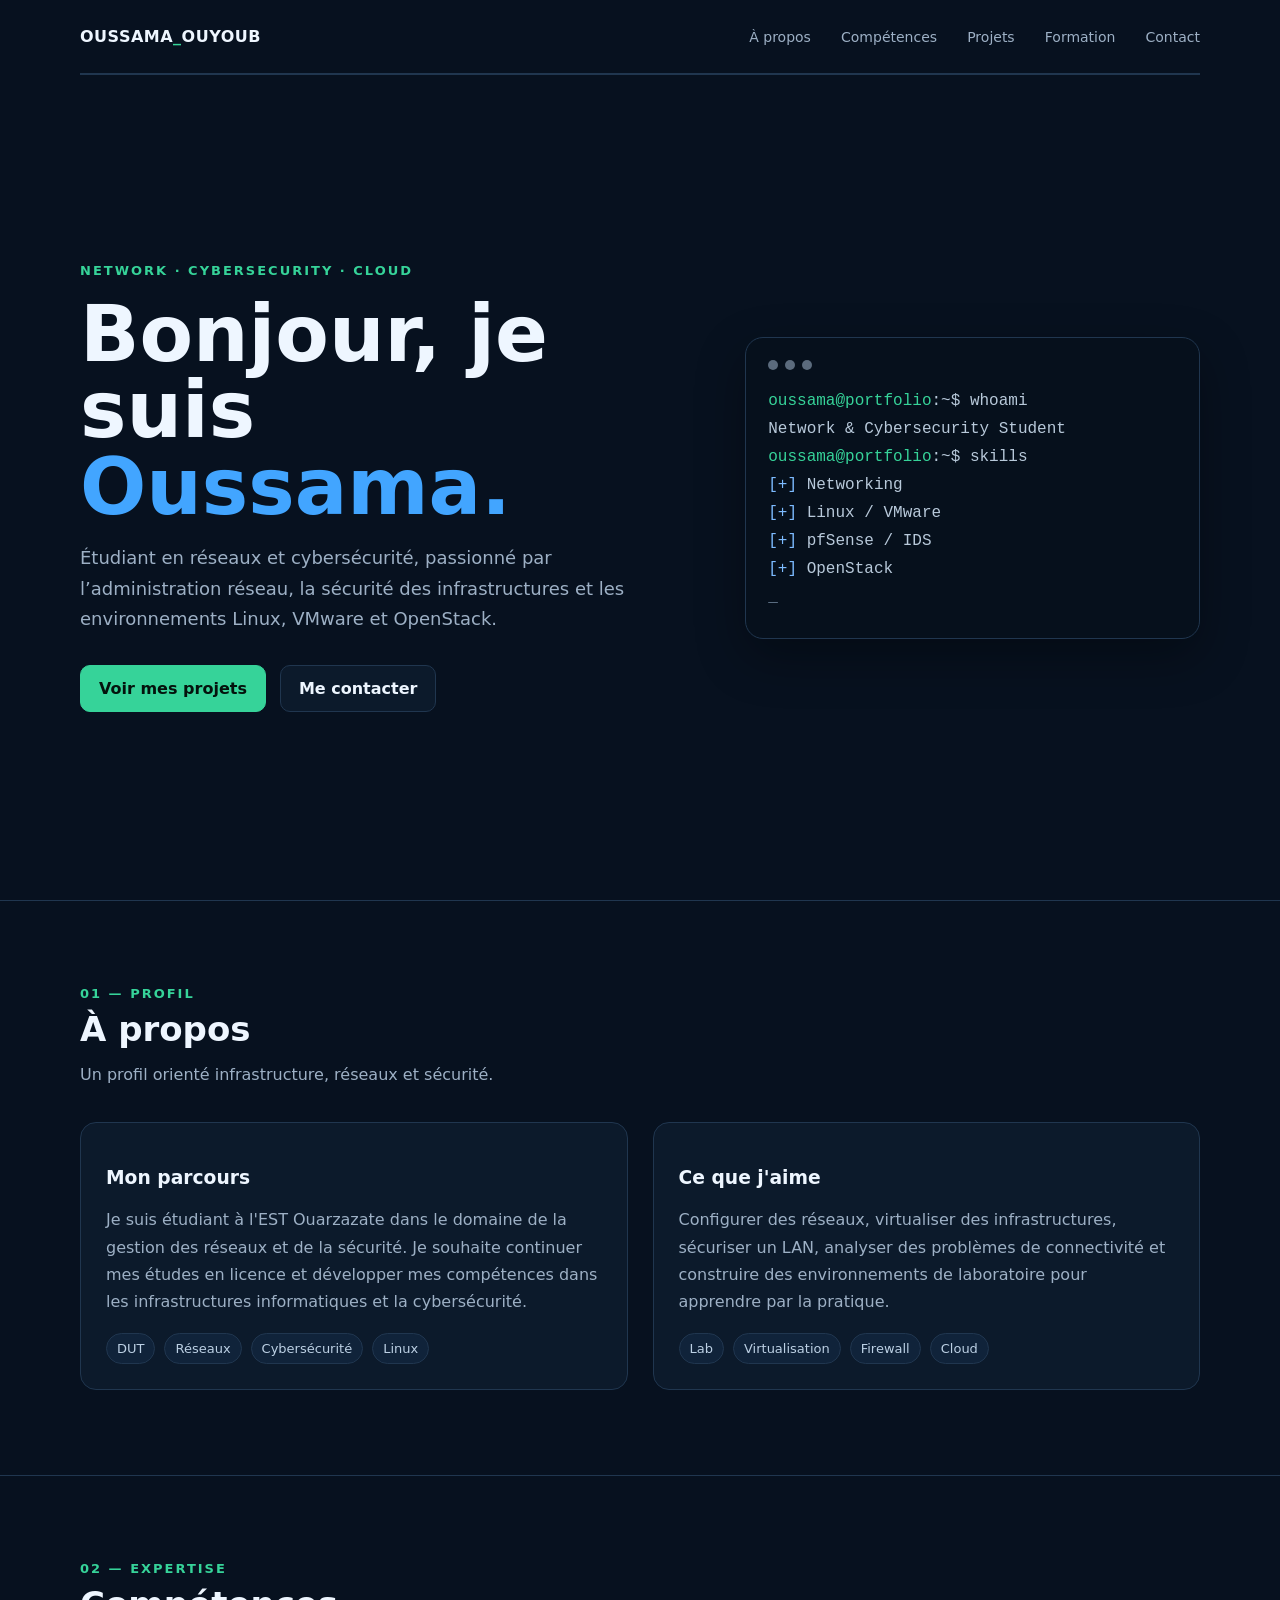
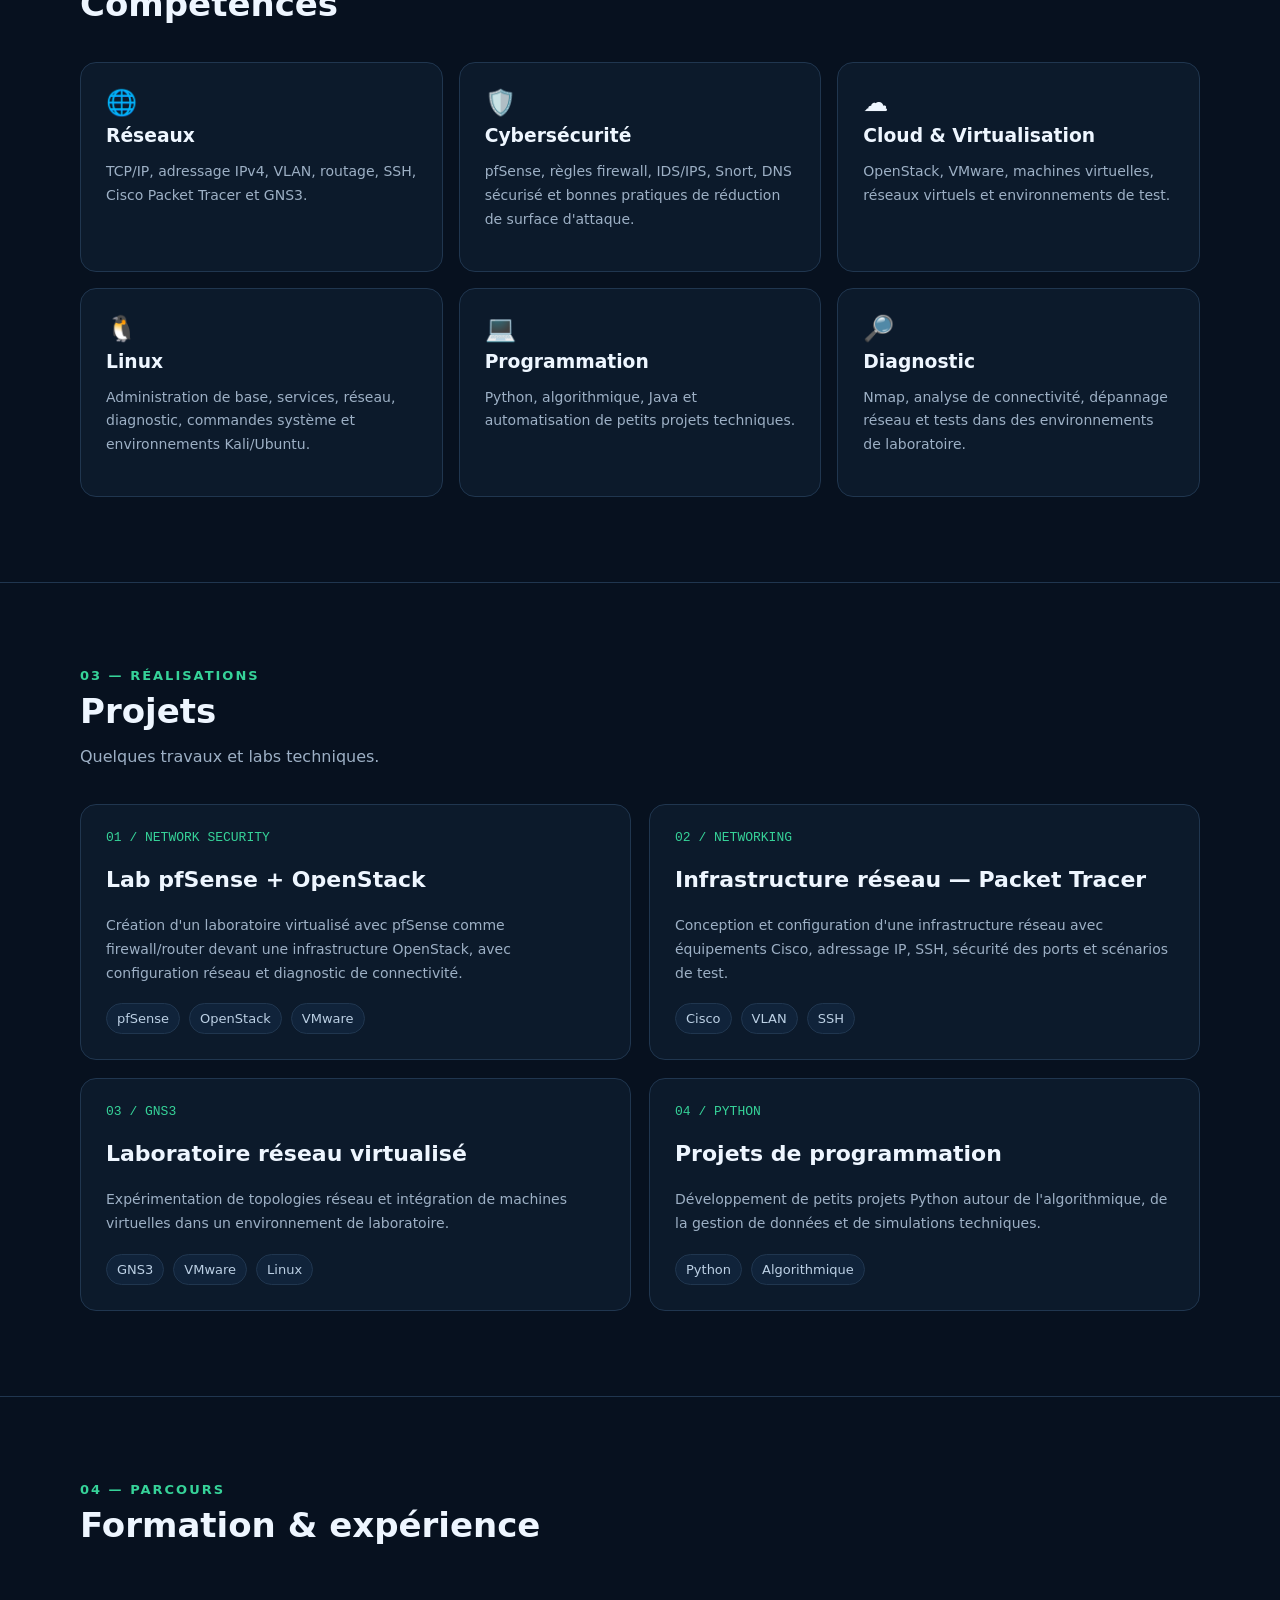
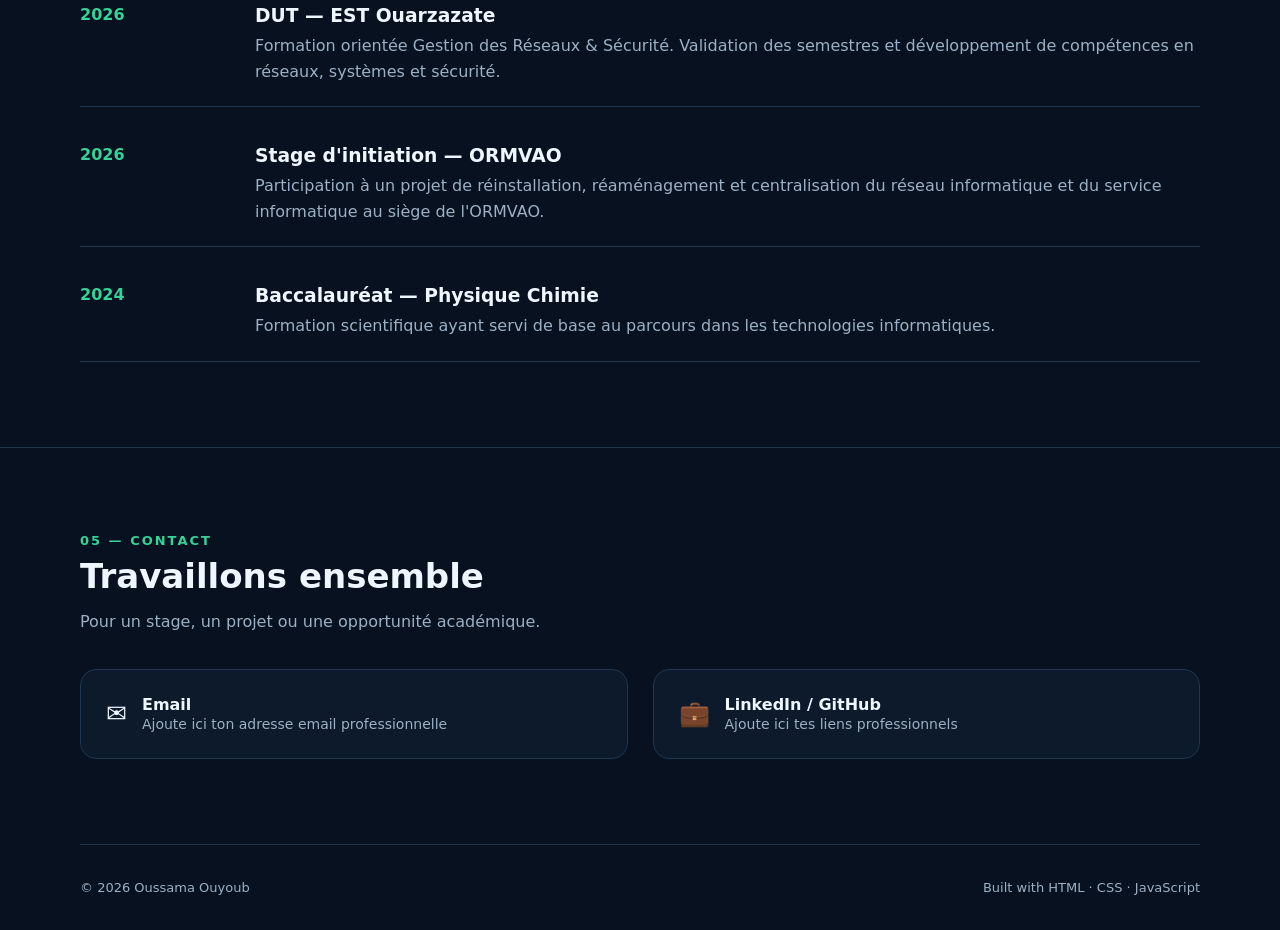
<file: index.html>
<!doctype html>
<html lang="fr">
<head>
    <meta charset="utf-8">
    <meta name="viewport" content="width=device-width, initial-scale=1">
    <title>Oussama Ouyoub — Network & Cybersecurity</title>
    <link rel="stylesheet" href="portfolio.css">
</head>

<body>

<div id="app">

    <header class="container nav">
        <div class="logo">OUSSAMA<span>_</span>OUYOUB</div>

        <nav>
            <a href="#about">À propos</a>
            <a href="#skills">Compétences</a>
            <a href="#projects">Projets</a>
            <a href="#formation">Formation</a>
            <a href="#contact">Contact</a>
            
        </nav>
    </header>

    <main>

        <!-- HERO -->
        <section class="container hero" id="home">

            <div>
                <div class="eyebrow">
                    Network · Cybersecurity · Cloud
                </div>

                <h1>
                    Bonjour, je suis<br>
                    <span>Oussama.</span>
                </h1>

                <p>
                    Étudiant en réseaux et cybersécurité, passionné par
                    l’administration réseau, la sécurité des infrastructures
                    et les environnements Linux, VMware et OpenStack.
                </p>

                <div class="buttons">
                    <a class="btn primary" href="#projects">
                        Voir mes projets
                    </a>

                    <a class="btn" href="#contact">
                        Me contacter
                    </a>
                </div>
            </div>

            <div class="terminal">

                <div class="dots">
                    <i class="dot"></i>
                    <i class="dot"></i>
                    <i class="dot"></i>
                </div>

                <div class="line">
                    <span class="green">oussama@portfolio</span>:~$ whoami
                </div>

                <div class="line">
                    Network & Cybersecurity Student
                </div>

                <div class="line">
                    <span class="green">oussama@portfolio</span>:~$ skills
                </div>

                <div class="line">
                    <span class="blue">[+]</span> Networking
                </div>

                <div class="line">
                    <span class="blue">[+]</span> Linux / VMware
                </div>

                <div class="line">
                    <span class="blue">[+]</span> pfSense / IDS
                </div>

                <div class="line">
                    <span class="blue">[+]</span> OpenStack
                </div>

                <div class="line muted">_</div>

            </div>

        </section>


        <!-- ABOUT -->
        <section id="about">

            <div class="container">

                <div class="section-head">

                    <div class="eyebrow">
                        01 — Profil
                    </div>

                    <h2>À propos</h2>

                    <p>
                        Un profil orienté infrastructure, réseaux et sécurité.
                    </p>

                </div>


                <div class="about">

                    <div class="card">

                        <h3>Mon parcours</h3>

                        <p>
                            Je suis étudiant à l'EST Ouarzazate dans le domaine
                            de la gestion des réseaux et de la sécurité.
                            Je souhaite continuer mes études en licence et
                            développer mes compétences dans les infrastructures
                            informatiques et la cybersécurité.
                        </p>

                        <div class="tags">
                            <span class="tag">DUT</span>
                            <span class="tag">Réseaux</span>
                            <span class="tag">Cybersécurité</span>
                            <span class="tag">Linux</span>
                        </div>

                    </div>


                    <div class="card">

                        <h3>Ce que j'aime</h3>

                        <p>
                            Configurer des réseaux, virtualiser des infrastructures,
                            sécuriser un LAN, analyser des problèmes de connectivité
                            et construire des environnements de laboratoire pour
                            apprendre par la pratique.
                        </p>

                        <div class="tags">
                            <span class="tag">Lab</span>
                            <span class="tag">Virtualisation</span>
                            <span class="tag">Firewall</span>
                            <span class="tag">Cloud</span>
                        </div>

                    </div>

                </div>

            </div>

        </section>


        <!-- SKILLS -->
        <section id="skills">

            <div class="container">

                <div class="section-head">

                    <div class="eyebrow">
                        02 — Expertise
                    </div>

                    <h2>Compétences</h2>

                </div>


                <div class="skills">

                    <div class="card skill">
                        <div class="icon">🌐</div>
                        <h3>Réseaux</h3>
                        <p>
                            TCP/IP, adressage IPv4, VLAN, routage, SSH,
                            Cisco Packet Tracer et GNS3.
                        </p>
                    </div>


                    <div class="card skill">
                        <div class="icon">🛡️</div>
                        <h3>Cybersécurité</h3>
                        <p>
                            pfSense, règles firewall, IDS/IPS, Snort,
                            DNS sécurisé et bonnes pratiques de réduction
                            de surface d'attaque.
                        </p>
                    </div>


                    <div class="card skill">
                        <div class="icon">☁️</div>
                        <h3>Cloud & Virtualisation</h3>
                        <p>
                            OpenStack, VMware, machines virtuelles,
                            réseaux virtuels et environnements de test.
                        </p>
                    </div>


                    <div class="card skill">
                        <div class="icon">🐧</div>
                        <h3>Linux</h3>
                        <p>
                            Administration de base, services, réseau,
                            diagnostic, commandes système et environnements
                            Kali/Ubuntu.
                        </p>
                    </div>


                    <div class="card skill">
                        <div class="icon">💻</div>
                        <h3>Programmation</h3>
                        <p>
                            Python, algorithmique, Java et automatisation
                            de petits projets techniques.
                        </p>
                    </div>


                    <div class="card skill">
                        <div class="icon">🔎</div>
                        <h3>Diagnostic</h3>
                        <p>
                            Nmap, analyse de connectivité, dépannage réseau
                            et tests dans des environnements de laboratoire.
                        </p>
                    </div>

                </div>

            </div>

        </section>


        <!-- PROJECTS -->
        <section id="projects">

            <div class="container">

                <div class="section-head">

                    <div class="eyebrow">
                        03 — Réalisations
                    </div>

                    <h2>Projets</h2>

                    <p>
                        Quelques travaux et labs techniques.
                    </p>

                </div>


                <div class="projects">

                    <div class="card project">

                        <div class="number">
                            01 / NETWORK SECURITY
                        </div>

                        <h3>
                            Lab pfSense + OpenStack
                        </h3>

                        <p>
                            Création d'un laboratoire virtualisé avec pfSense
                            comme firewall/router devant une infrastructure
                            OpenStack, avec configuration réseau et diagnostic
                            de connectivité.
                        </p>

                        <div class="tags">
                            <span class="tag">pfSense</span>
                            <span class="tag">OpenStack</span>
                            <span class="tag">VMware</span>
                        </div>

                    </div>


                    <div class="card project">

                        <div class="number">
                            02 / NETWORKING
                        </div>

                        <h3>
                            Infrastructure réseau — Packet Tracer
                        </h3>

                        <p>
                            Conception et configuration d'une infrastructure
                            réseau avec équipements Cisco, adressage IP,
                            SSH, sécurité des ports et scénarios de test.
                        </p>

                        <div class="tags">
                            <span class="tag">Cisco</span>
                            <span class="tag">VLAN</span>
                            <span class="tag">SSH</span>
                        </div>

                    </div>


                    <div class="card project">

                        <div class="number">
                            03 / GNS3
                        </div>

                        <h3>
                            Laboratoire réseau virtualisé
                        </h3>

                        <p>
                            Expérimentation de topologies réseau et intégration
                            de machines virtuelles dans un environnement
                            de laboratoire.
                        </p>

                        <div class="tags">
                            <span class="tag">GNS3</span>
                            <span class="tag">VMware</span>
                            <span class="tag">Linux</span>
                        </div>

                    </div>


                    <div class="card project">

                        <div class="number">
                            04 / PYTHON
                        </div>

                        <h3>
                            Projets de programmation
                        </h3>

                        <p>
                            Développement de petits projets Python autour
                            de l'algorithmique, de la gestion de données
                            et de simulations techniques.
                        </p>

                        <div class="tags">
                            <span class="tag">Python</span>
                            <span class="tag">Algorithmique</span>
                        </div>

                    </div>

                </div>

            </div>

        </section>


        <!-- FORMATION -->
        <section id="formation">

            <div class="container">

                <div class="section-head">

                    <div class="eyebrow">
                        04 — Parcours
                    </div>

                    <h2>
                        Formation & expérience
                    </h2>

                </div>


                <div class="timeline">

                    <div class="item">

                        <time>2026</time>

                        <div>

                            <h3>
                                DUT — EST Ouarzazate
                            </h3>

                            <p>
                                Formation orientée Gestion des Réseaux & Sécurité.
                                Validation des semestres et développement de
                                compétences en réseaux, systèmes et sécurité.
                            </p>

                        </div>

                    </div>


                    <div class="item">

                        <time>2026</time>

                        <div>

                            <h3>
                                Stage d'initiation — ORMVAO
                            </h3>

                            <p>
                                Participation à un projet de réinstallation,
                                réaménagement et centralisation du réseau
                                informatique et du service informatique
                                au siège de l'ORMVAO.
                            </p>

                        </div>

                    </div>


                    <div class="item">

                        <time>2024</time>

                        <div>

                            <h3>
                                Baccalauréat — Physique Chimie
                            </h3>

                            <p>
                                Formation scientifique ayant servi de base
                                au parcours dans les technologies informatiques.
                            </p>

                        </div>

                    </div>

                </div>

            </div>

        </section>


        <!-- CONTACT -->
        <section id="contact">

            <div class="container">

                <div class="section-head">

                    <div class="eyebrow">
                        05 — Contact
                    </div>

                    <h2>
                        Travaillons ensemble
                    </h2>

                    <p>
                        Pour un stage, un projet ou une opportunité académique.
                    </p>

                </div>


                <div class="contact">

                    <div class="card contact-box">

                        <div class="icon">✉️</div>

                        <div>
                            <strong>Email</strong>
                            <span>
                                Ajoute ici ton adresse email professionnelle
                            </span>
                        </div>

                    </div>


                    <div class="card contact-box">

                        <div class="icon">💼</div>

                        <div>
                            <strong>LinkedIn / GitHub</strong>
                            <span>
                                Ajoute ici tes liens professionnels
                            </span>
                        </div>

                    </div>

                </div>

            </div>

        </section>

    </main>


    <footer class="container">

        <span>
            © 2026 Oussama Ouyoub
        </span>

        <span>
            Built with HTML · CSS · JavaScript
        </span>

    </footer>

</div>

<script src="portfolio.js"></script>

</body>
</html>
</file>
<file: portfolio.css>
:root {
    color-scheme: light dark;

    --bg: #07111f;
    --surface: #0c1a2b;
    --surface2: #10233a;

    --text: #eef6ff;
    --muted: #9db0c5;

    --line: #20364f;

    --accent: #36d399;
    --accent2: #42a5ff;

    --shadow: 0 18px 50px #0005;
}


* {
    box-sizing: border-box;
}


html {
    scroll-behavior: smooth;
}


body {
    margin: 0;
    font-family:
        Inter,
        ui-sans-serif,
        system-ui,
        -apple-system,
        BlinkMacSystemFont,
        "Segoe UI",
        sans-serif;

    background: var(--bg);
    color: var(--text);
}


#app {
    min-height: 100vh;
    background: var(--bg);
    overflow: hidden;
}


.container {
    width: min(1120px, 92%);
    margin: auto;
}


/* NAVBAR */

.nav {
    height: 74px;

    display: flex;
    align-items: center;
    justify-content: space-between;

    border-bottom: 1px solid var(--line);
}


.logo {
    font-weight: 800;
    letter-spacing: 0.5px;
}


.logo span {
    color: var(--accent);
}


nav a {
    color: var(--muted);
    text-decoration: none;

    margin-left: 25px;

    font-size: 14px;
}


nav a:hover {
    color: var(--text);
}


/* HERO */

.hero {
    min-height: calc(100vh - 74px);

    display: grid;
    grid-template-columns: 1.15fr 0.85fr;

    gap: 50px;

    align-items: center;

    padding: 70px 0;
}


.eyebrow {
    color: var(--accent);

    font-weight: 700;

    letter-spacing: 2px;

    font-size: 13px;

    text-transform: uppercase;
}


.hero h1 {
    font-size: clamp(42px, 7vw, 78px);

    line-height: 0.98;

    margin: 18px 0;
}


.hero h1 span {
    color: var(--accent2);
}


.hero p {
    font-size: 18px;

    line-height: 1.7;

    color: var(--muted);

    max-width: 650px;
}


.buttons {
    display: flex;

    gap: 14px;

    margin-top: 30px;

    flex-wrap: wrap;
}


.btn {
    padding: 13px 18px;

    border-radius: 10px;

    border: 1px solid var(--line);

    text-decoration: none;

    color: var(--text);

    font-weight: 700;

    background: var(--surface);
}


.btn.primary {
    background: var(--accent);

    color: #04130d;

    border-color: var(--accent);
}


/* TERMINAL */

.terminal {
    background: #06101c;

    border: 1px solid var(--line);

    border-radius: 18px;

    box-shadow: var(--shadow);

    padding: 22px;

    font-family:
        ui-monospace,
        SFMono-Regular,
        Menlo,
        Monaco,
        Consolas,
        monospace;
}


.dots {
    display: flex;

    gap: 7px;

    margin-bottom: 22px;
}


.dot {
    width: 10px;

    height: 10px;

    border-radius: 50%;

    background: #5b6b7d;
}


.line {
    margin: 10px 0;

    color: #b8c9da;
}


.green {
    color: var(--accent);
}


.blue {
    color: #7dbbff;
}


.muted {
    color: #71869c;
}


/* SECTIONS */

section {
    padding: 85px 0;

    border-top: 1px solid var(--line);
}


.section-head {
    margin-bottom: 38px;
}


.section-head h2 {
    font-size: 34px;

    margin: 8px 0;
}


.section-head p {
    color: var(--muted);
}


/* ABOUT */

.about {
    display: grid;

    grid-template-columns: 1fr 1fr;

    gap: 25px;
}


.card {
    background: var(--surface);

    border: 1px solid var(--line);

    border-radius: 16px;

    padding: 25px;
}


.card p {
    color: var(--muted);

    line-height: 1.7;
}


.tags {
    display: flex;

    gap: 9px;

    flex-wrap: wrap;

    margin-top: 18px;
}


.tag {
    padding: 7px 10px;

    border: 1px solid var(--line);

    border-radius: 999px;

    color: #bcd0e4;

    font-size: 13px;

    background: var(--surface2);
}


/* SKILLS */

.skills {
    display: grid;

    grid-template-columns: repeat(3, 1fr);

    gap: 16px;
}


.skill h3 {
    margin: 8px 0;
}


.skill p {
    font-size: 14px;
}


.icon {
    font-size: 25px;
}


/* PROJECTS */

.projects {
    display: grid;

    grid-template-columns: repeat(2, 1fr);

    gap: 18px;
}


.project {
    position: relative;

    overflow: hidden;
}


.project .number {
    font-family: monospace;

    color: var(--accent);

    font-size: 13px;
}


.project h3 {
    font-size: 22px;
}


.project p {
    font-size: 14px;
}


/* TIMELINE */

.timeline {
    display: grid;

    gap: 16px;
}


.item {
    display: grid;

    grid-template-columns: 150px 1fr;

    gap: 25px;

    padding: 22px 0;

    border-bottom: 1px solid var(--line);
}


.item time {
    color: var(--accent);

    font-weight: 700;
}


.item h3 {
    margin: 0 0 7px;
}


.item p {
    margin: 0;

    color: var(--muted);

    line-height: 1.6;
}


/* CONTACT */

.contact {
    display: grid;

    grid-template-columns: 1fr 1fr;

    gap: 25px;
}


.contact-box {
    display: flex;

    gap: 15px;

    align-items: center;
}


.contact-box strong {
    display: block;
}


.contact-box span {
    color: var(--muted);

    font-size: 14px;
}


/* FOOTER */

footer {
    padding: 35px 0;

    color: var(--muted);

    font-size: 13px;

    border-top: 1px solid var(--line);

    display: flex;

    justify-content: space-between;

    gap: 20px;
}


/* RESPONSIVE */

@media (max-width: 800px) {

    nav {
        display: none;
    }


    .hero,
    .about,
    .contact {
        grid-template-columns: 1fr;
    }


    .hero {
        padding: 55px 0;
    }


    .skills {
        grid-template-columns: 1fr;
    }


    .projects {
        grid-template-columns: 1fr;
    }


    .item {
        grid-template-columns: 1fr;

        gap: 8px;
    }


    .terminal {
        order: -1;
    }

}
</file>
